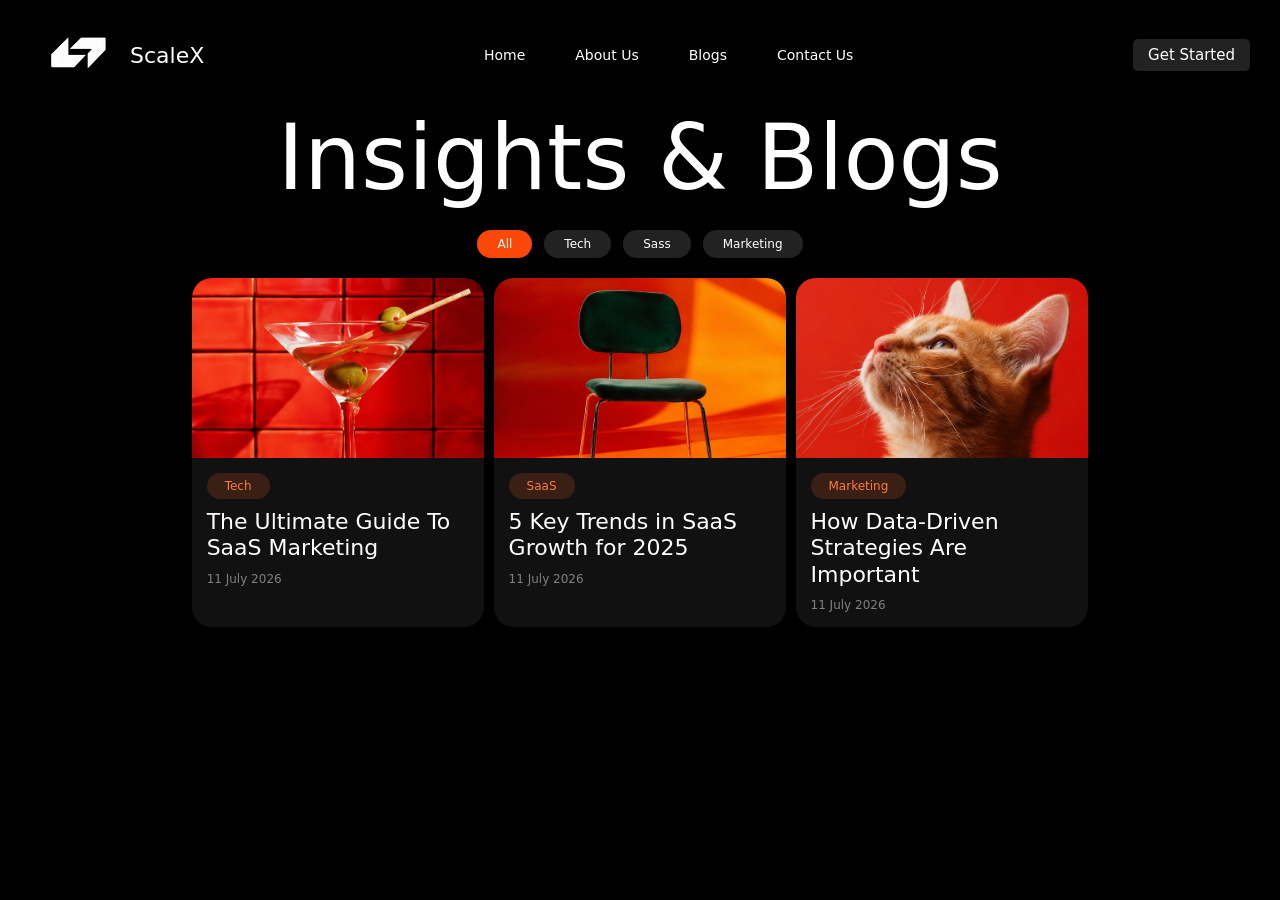
<file: A2 - Assignment Two/Design 1/index.html>
<!DOCTYPE html>
<html lang="en">
<head>
    <meta charset="UTF-8">
    <meta name="viewport" content="width=device-width, initial-scale=1.0">
    <title>Document</title>
    <link rel="stylesheet" href="style.css">
</head>
<body>
    <main>
        <header>
            <div class="logo">
                <img src="/A2 - Assignment Two/Design 1/Assets/logo.png" alt="" width="100">
                <span>ScaleX</span>
            </div>

            <nav class="links">
                <a href="#">Home</a>
                <a href="#">About Us</a>
                <a href="#">Blogs</a>
                <a href="#">Contact Us</a>
            </nav>

            <button>Get Started</button>
        </header>

        <section class="hero">
            <h1>Insights & Blogs</h1>
            <div class="categories">
                <p class="active">All</p>
                <p class="cat">Tech</p>
                <p class="cat">Sass</p>
                <p class="cat">Marketing</p>
            </div>
        </section>

        <section class="cards">
            <div class="card">
                <figure>
                    <img src="/A2 - Assignment Two/Design 1/Assets/img1.png" alt="">
                </figure>
                <div class="content">
                    <p class="tag">Tech</p>
                    <h3>The Ultimate Guide To <br> SaaS Marketing</h3>
                    <p class="date">11 July 2026</p>
                </div>
            </div>

            <div class="card">
                <figure>
                    <img src="/A2 - Assignment Two/Design 1/Assets/img2.png" alt="">
                </figure>
                <div class="content">
                    <p class="tag">SaaS</p>
                    <h3>5 Key Trends in SaaS <br> Growth for 2025</h3>
                    <p class="date">11 July 2026</p>
                </div>
            </div>

            <div class="card">
                <figure>
                    <img src="/A2 - Assignment Two/Design 1/Assets/img3.png" alt="">
                </figure>
                <div class="content">
                    <p class="tag">Marketing</p>
                    <h3>How Data-Driven<br />Strategies Are Important</h3>
                    <p class="date">11 July 2026</p>
                </div>
            </div>
        </section>
    </main>
</body>
</html>
</file>
<file: A2 - Assignment Two/Design 1/style.css>
* {
    margin: 0;
    padding: 0;
    box-sizing: border-box;
    font-family: system-ui, -apple-system, BlinkMacSystemFont, 'Segoe UI', Roboto, Oxygen, Ubuntu, Cantarell, 'Open Sans', 'Helvetica Neue', sans-serif;
}

html, body {
    height: 100%;
    width: 100%;
}

main {
    height: 100vh;
    width: 100%;
    background-color: black;
    padding: 15px 30px;
    color: white;
    display: flex;
    flex-direction: column;
    /* justify-content: center; */
    align-items: center;
}

header {
    width: 100%;
    height: 80px;
    /* background-color: crimson; */
    display: flex;
    align-items: center;
    justify-content: space-between;
}

header .logo {
    display: flex;
    align-items: center;
    /* background-color: blueviolet; */
}

.logo span {
    font-size: 22px;
    font-weight: 500;
}

header .links {
    /* background-color: chartreuse; */
    display: flex;
    gap: 50px;
}

.links a {
    text-decoration: none;
    color: white;
    font-size: 14px;
    font-weight: 500;
}

header button {
    padding: 7px 15px;
    border: none;
    border-radius: 5px;
    background-color: #222;
    color: white;
    font-size: 15px;
    cursor: pointer;
}

button:active {
    scale: 0.95;
}

main .hero {
    width: 100%;
    margin-top: 10px;
    /* background-color: rgb(151, 89, 12); */
    display: flex;
    flex-direction: column;
    align-items: center;
}

.hero h1 {
    font-size: 90px;
    font-weight: 500;
}

.hero .categories {
    display: flex;
    gap: 12px;
    margin-top: 20px;
}

.categories p {
    padding: 7px 20px;
    background-color: #222;
    font-size: 12px;
    font-weight: 500;
    border-radius: 15px;
    cursor: pointer;
}

.categories .active {
    background-color: #FC470A;
}

.cards {
    width: 75%;
    display: flex;
    justify-content: space-evenly;
    margin-top: 20px;
}

.cards .card {
    width: 32%;
    border-radius: 20px;
    background: #111;
    overflow: hidden;
}

.card figure {
    width: 100%;
    height: 180px;
}

figure img {
    height: 100%;
    width: 100%;
    object-fit: cover;
}

.card .content {
    padding: 15px;
}

.content .tag {
    display: inline-block;
    padding: 6px 18px;
    color: #ff7a45;
    background-color:  #3a1f15;
    font-size: 12px;
    font-weight: 500;
    border-radius: 15px;
    margin-bottom: 10px;
}

.content h3 {
    font-size: 22px;
    font-weight: 500;
    line-height: 1.2;
    margin-bottom: 10px;
}

.date{
    color: gray;
    font-size: 12px;
}
</file>
